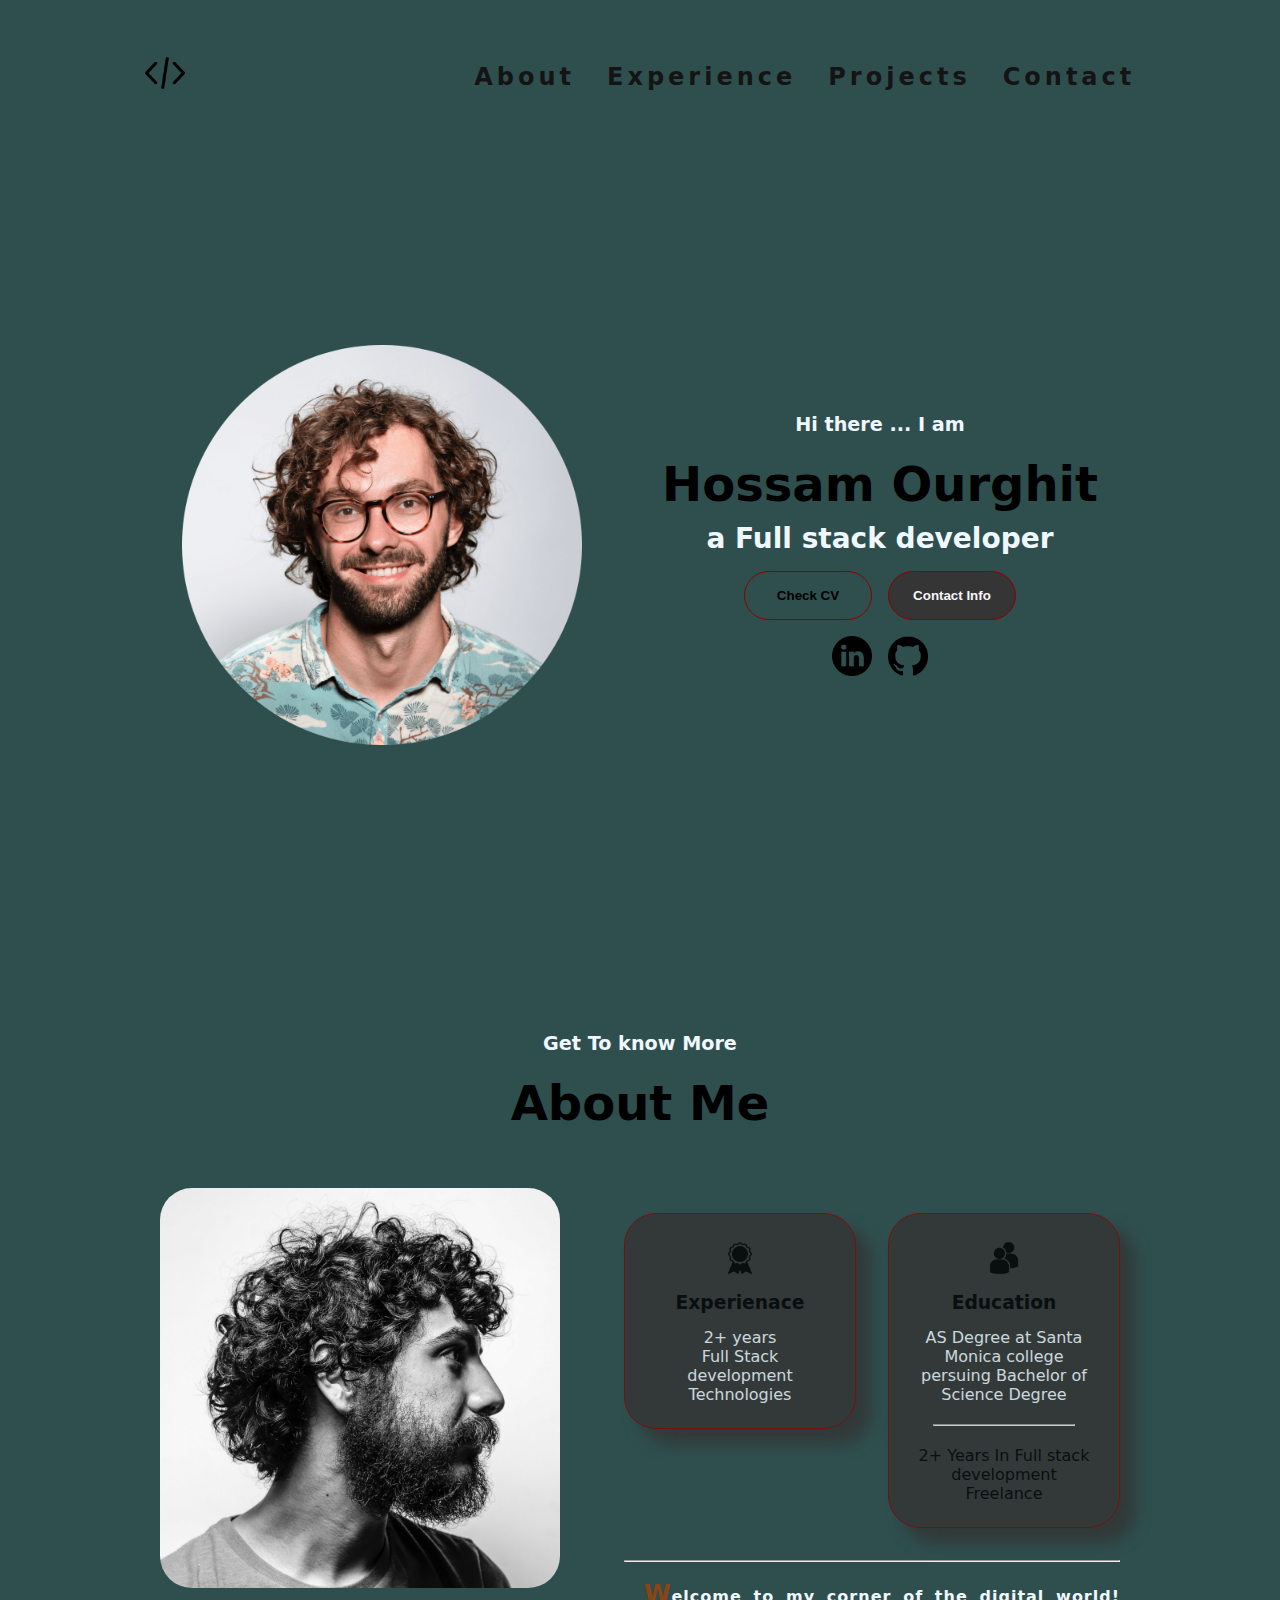
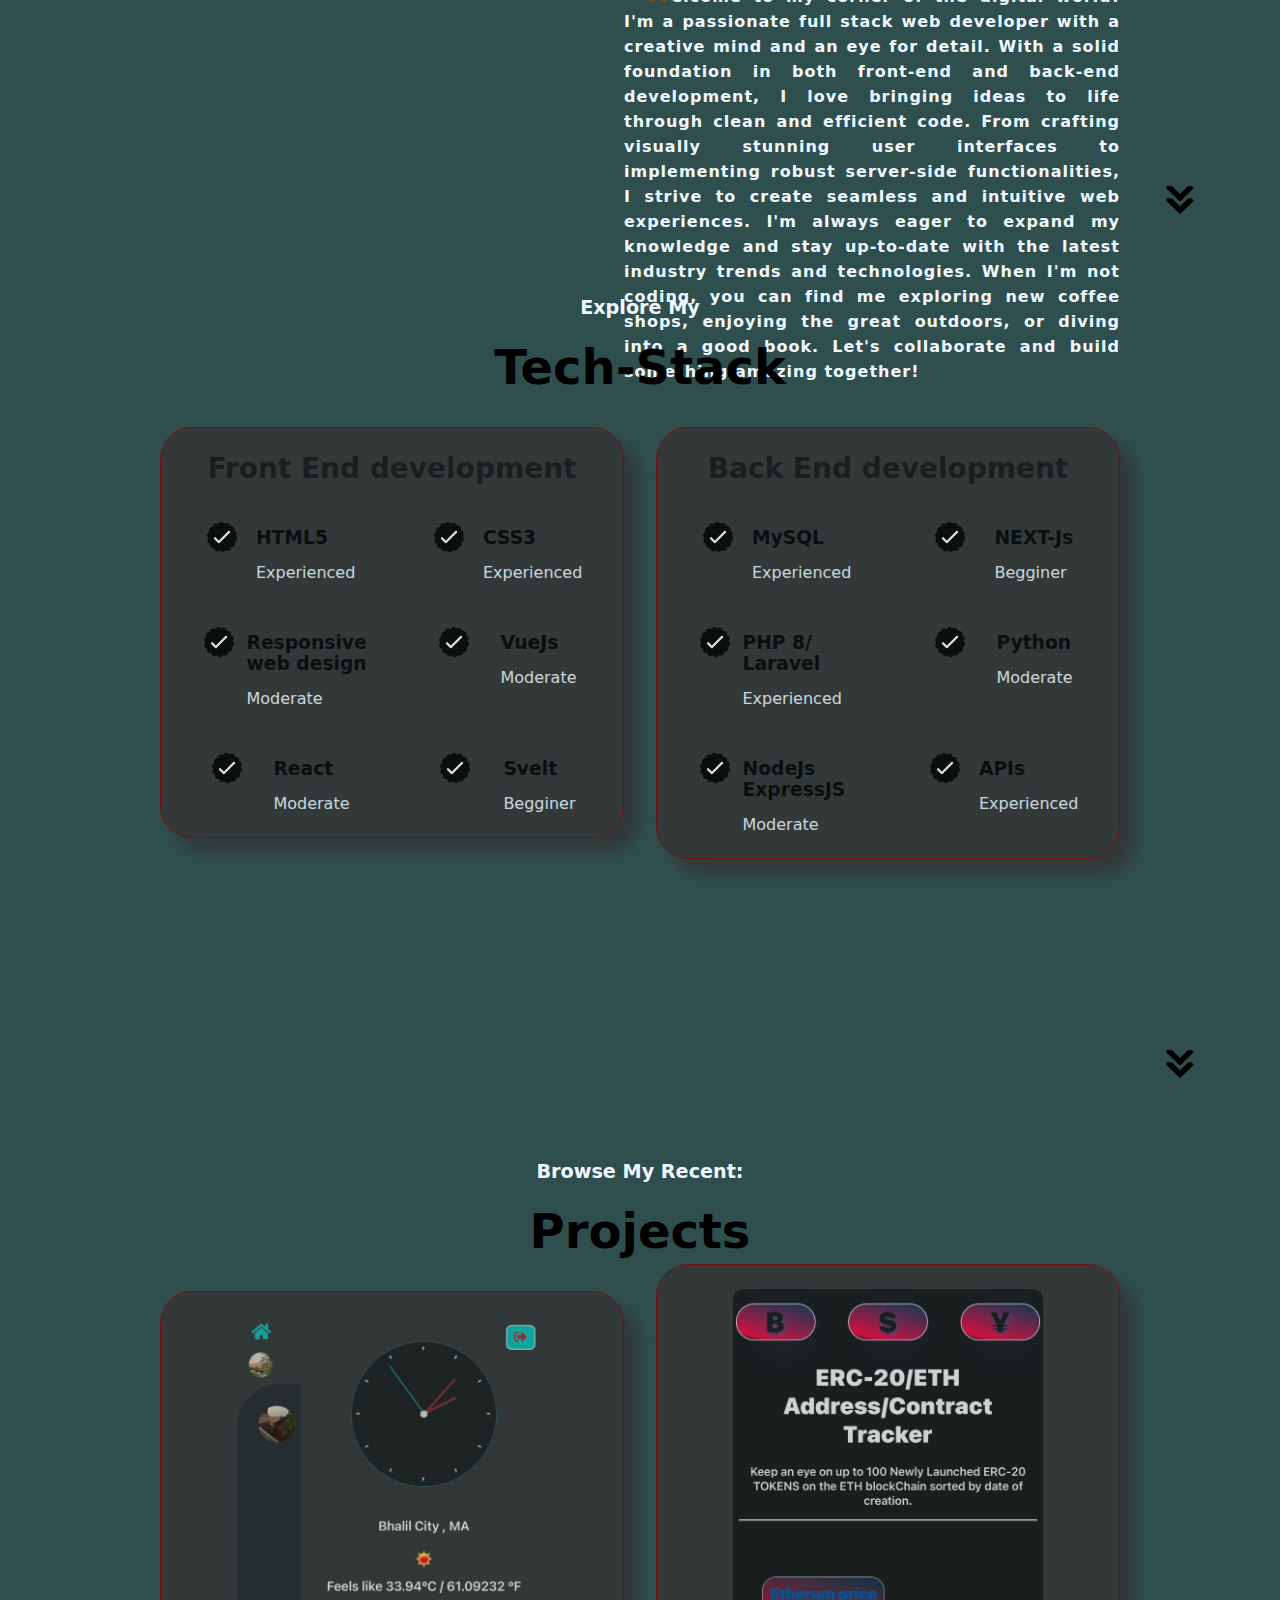
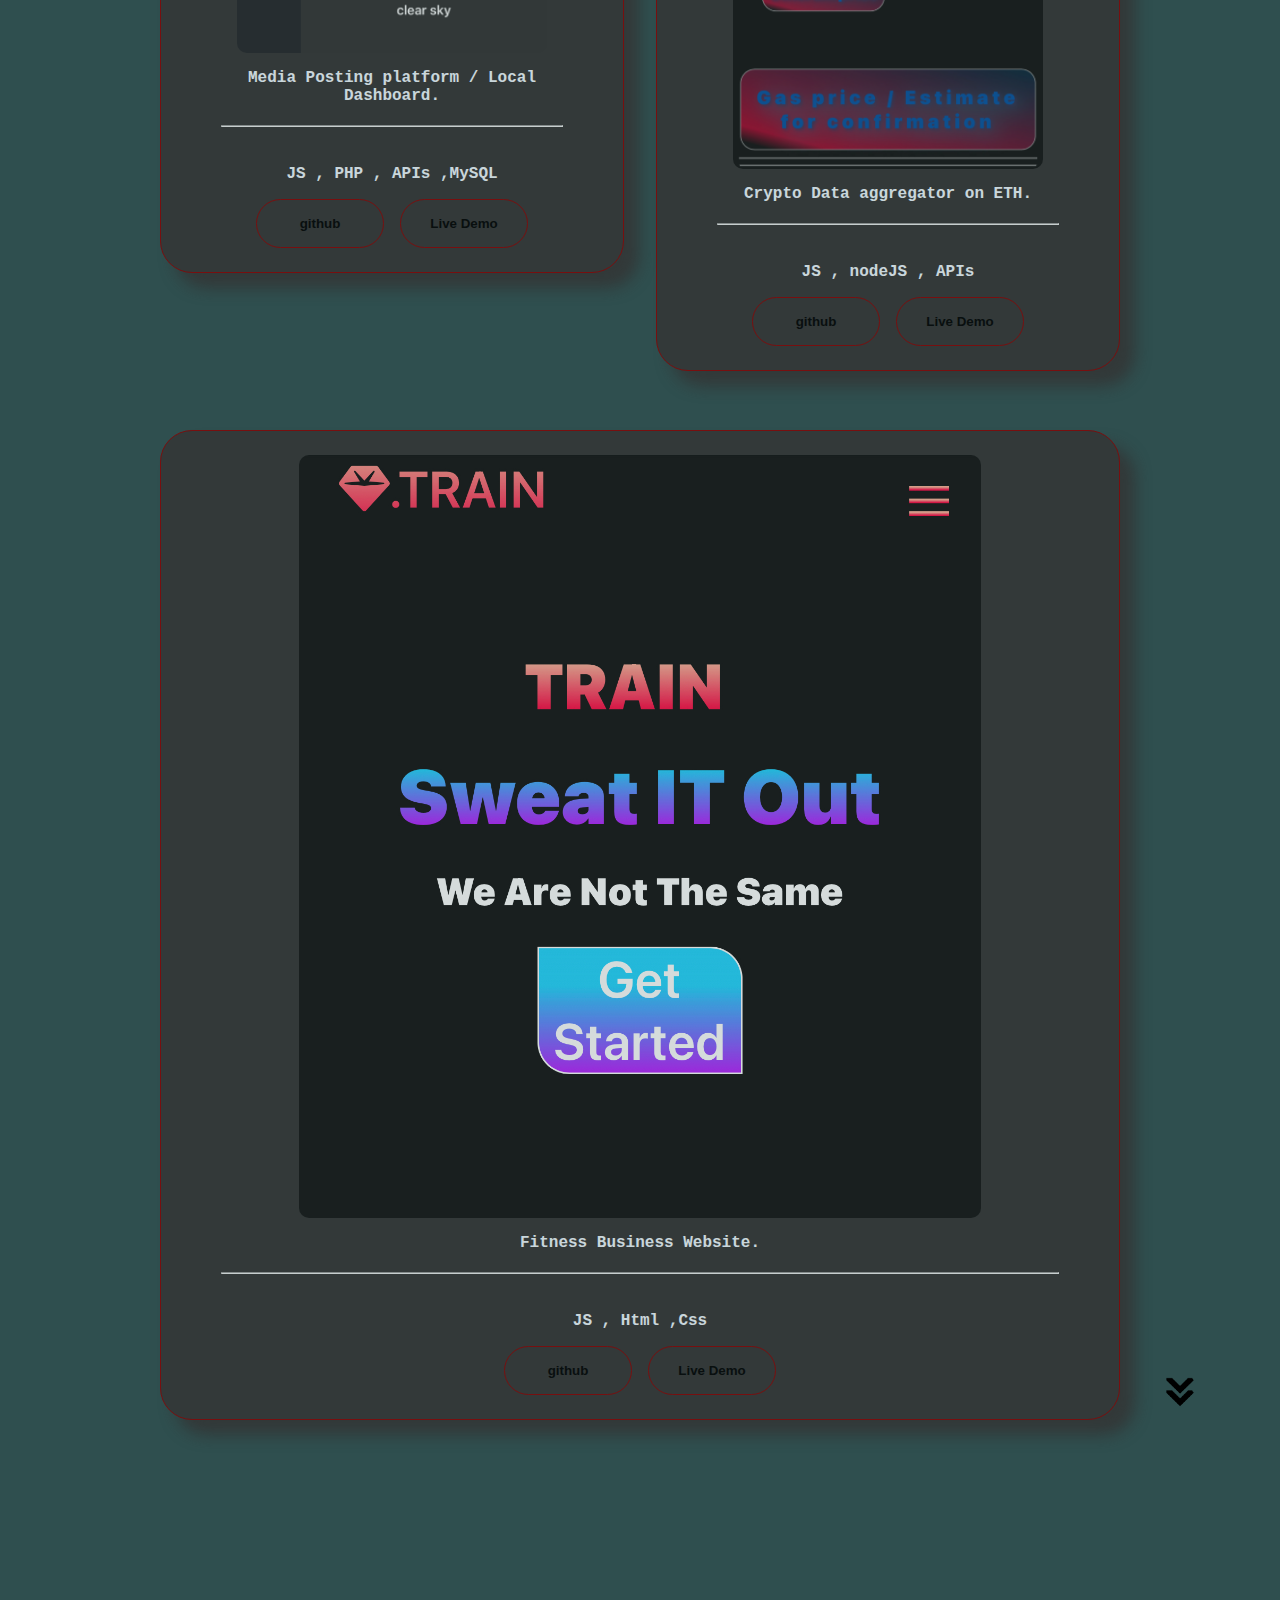
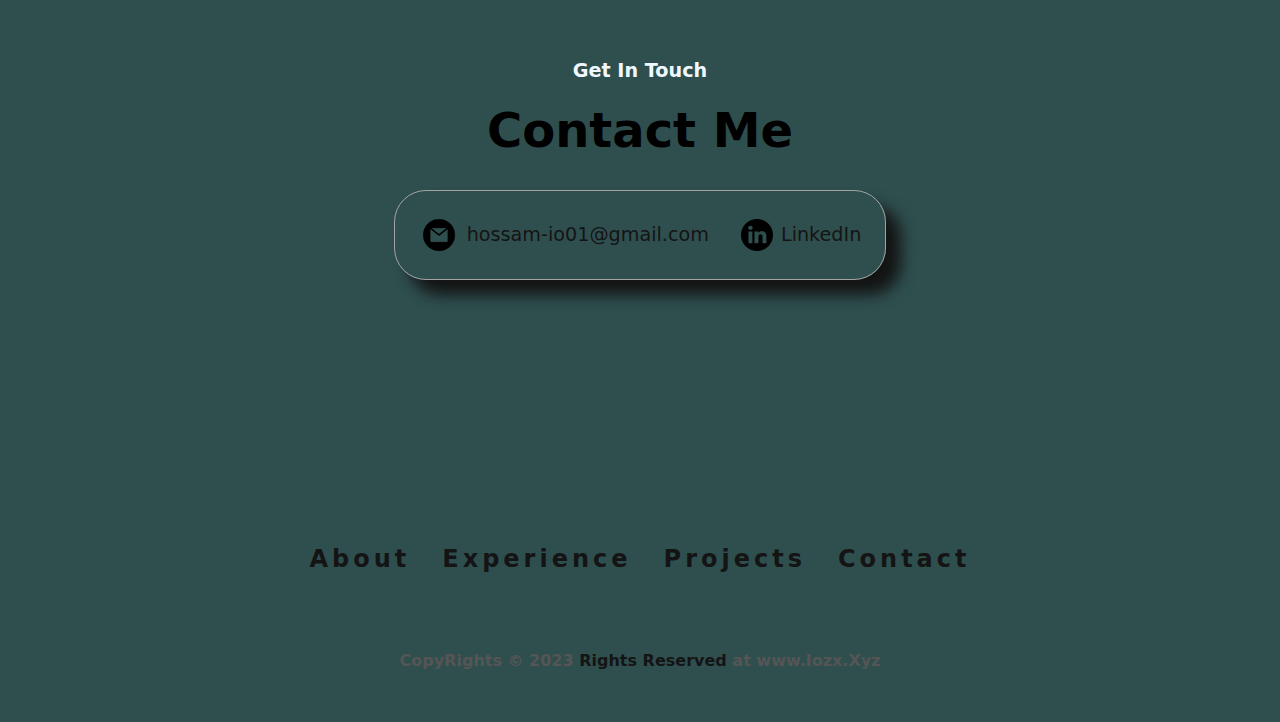
<file: index.html>
<!DOCTYPE html>
<html lang="en">
<head>
    <meta charset="UTF-8">
    <meta http-equiv="X-UA-Compatible" content="IE=edge">
    <meta name="viewport" content="width=device-width, initial-scale=1.0">
    <script src="index.js" defer></script>
    <link rel="stylesheet" href="index.css">
    <link rel="stylesheet" href="mediaQ.css">
    <title>Portoflio.IO</title>
</head>
<body>

<nav id="desktop-nav">
    <div class="logo" >
        <img src="./assets/coding.png" alt="linkedin " class="icon" onclick="location.href='http://linkedin.com'">
    </div>
    <div>
        <ul class="nav-links">
            <li><a href="#about">About</a></li>
            <li><a href="#experience">Experience</a></li>
            <li><a href="#projects">Projects</a></li>
            <li><a href="#contact">Contact</a></li>
        </ul>
    </div>
</nav>

<nav id="phone-nav" >
    <div class="logo" >
        <img src="./assets/coding.png" alt="linkedin " class="icon" onclick="location.href='http://linkedin.com'">
    </div>

    <div class="phone-menu">
        <div class="phone-icon" onclick="toggle()" >
        <span></span>
        <span></span>
        <span></span>
        </div>
        <div class="menu-links" >
            <li><a href="#about">About</a></li>
            <li><a href="#experience">Experience</a></li>
            <li><a href="#projects">Projects</a></li>
            <li><a href="#contact">Contact</a></li>
        </div>
    </div>


</nav>

<section id="profile" >
    <div class="section-pic-container">
        <img src="./assets/profile-pic.png"  alt="">
    </div>
    <div class="section-text">
        <p class="section-text-p1">Hi there ... I am </p>
        <h1 class="title">Hossam Ourghit</h1>
        <p class="section-text-p2"> a Full stack developer</p>
        <div class="btn-container">
            <button class="btn btn-color-2" onclick="window.open('./assets/resume-example.pdf')">Check CV</button>
            <button class="btn btn-color-1" onclick="location.href='./#contact'">Contact Info</button>

        </div>
        <div id="socials-container">
            <img src="./assets/linkedin.png" alt="linkedin " class="icon" onclick="location.href='https://www.linkedin.com/in/houssam-ourghit-a27599125/'">
            <img src="./assets/github.png" alt="github " class="icon" onclick="location.href='https://github.com/Lil-Late-06xX'">
           
        </div>
    </div>
</section>



<section id="about">
    <p class="section-text-p1">Get To know More</p>
    <h1 class="title">About Me</h1>

    <div class="section-container">
        <div class="section-pic-container">
            <img src="./assets/about-pic.png" alt="prfl pic" class="about-pic">
        </div>
        <div class="about-details-container">
            <div class="about-container">
                <div class="details-container">
                    <img src="./assets/experience.png" alt="experiance icon" class="icon">
                    <h3  > Experienace </h3>
                    <p>2+ years <br> Full Stack development Technologies</p>
                </div>
                <div class="details-container">
                    <img src="./assets/education.png" alt="education icon" class="icon">
                    <h3> Education </h3>
                    <p>AS Degree at Santa Monica college persuing Bachelor of Science Degree <br><hr style="margin: 20px;"> 2+ Years In Full stack development Freelance </p>
                </div>
            </div>
            <hr style="margin-bottom: 20px;" >
            <div class="text-container">
                <p class="abtme" >Welcome to my corner of the digital world! I'm a passionate full stack web developer with a creative mind and an eye for detail.
                     With a solid foundation in both front-end and back-end development, I love bringing ideas to life through clean and efficient code.
                      From crafting visually stunning user interfaces to implementing robust server-side functionalities, I strive to create seamless and intuitive web experiences.
                       I'm always eager to expand my knowledge and stay up-to-date with the latest industry trends and technologies. When I'm not coding, you can find me exploring new coffee shops,
                        enjoying the great outdoors, or diving into a good book. Let's collaborate and build something amazing together!</p>
            </div>
        </div>
    </div>

<img src="assets/arrow.png" alt="arrow" class="icon arrow" onclick="location.href
='#experience'">
</section>



<section id="experience">
    <p class="section-text-p1">Explore My</p>
        <h1 class="title">
            Tech-Stack
        </h1>
        <div class="experience-det-container">
            <div class="about-container">
                <div class="details-container">
                    <h2 class="experience-title">Front End development</h2>
                    <div class="article-container">
                        <article>
                            <img src="./assets/checkmark.png" alt="checkmark" class="icon">
                            <div>
                                <h3>HTML5</h3>
                                <p>Experienced</p>
                            </div>
                        </article>
                        <article>
                            <img src="./assets/checkmark.png" alt="checkmark" class="icon">
                            <div>
                                <h3>CSS3</h3>
                                <p>Experienced</p>
                            </div>
                        </article>
                        <article>
                            <img src="./assets/checkmark.png" alt="checkmark" class="icon">
                            <div>
                                <h3>Responsive web design</h3>
                                <p>Moderate</p>
                            </div>
                        </article>
                        <article>
                            <img src="./assets/checkmark.png" alt="checkmark" class="icon">
                            <div>
                                <h3>VueJs</h3>
                                <p>Moderate </p>
                            </div>
                        </article>
                        <article>
                            <img src="./assets/checkmark.png" alt="checkmark" class="icon">
                            <div>
                                <h3>React</h3>
                                <p>Moderate</p>
                            </div>
                        </article>
                        <article>
                            <img src="./assets/checkmark.png" alt="checkmark" class="icon">
                            <div>
                                <h3>Svelt</h3>
                                <p>Begginer</p>
                            </div>
                        </article>
                        
                    </div>
                </div>
                <div class="details-container">
                    <h2 class="experience-title">Back End development</h2>
                    <div class="article-container">
                        <article>
                            <img src="./assets/checkmark.png" alt="checkmark" class="icon">
                            <div>
                                <h3>MySQL</h3>
                                <p>Experienced</p>
                            </div>
                        </article>
                        <article>
                            <img src="./assets/checkmark.png" alt="checkmark" class="icon">
                            <div>
                                <h3>NEXT-Js</h3>
                                <p>Begginer</p>
                            </div>
                        </article>
                        <article>
                            <img src="./assets/checkmark.png" alt="checkmark" class="icon">
                            <div>
                                <h3>PHP 8/ Laravel</h3>
                                <p>Experienced</p>
                            </div>
                        </article>
                        <article>
                            <img src="./assets/checkmark.png" alt="checkmark" class="icon">
                            <div>
                                <h3>Python</h3>
                                <p>Moderate</p>
                            </div>
                        </article>
                        <article>
                            <img src="./assets/checkmark.png" alt="checkmark" class="icon">
                            <div>
                                <h3>NodeJs   ExpressJS</h3>
                                <p>Moderate</p>
                            </div>
                        </article>
                        <article>
                            <img src="./assets/checkmark.png" alt="checkmark" class="icon">
                            <div>
                                <h3>APIs</h3>
                                <p>Experienced</p>
                            </div>
                        </article>
                        
                    </div>
                </div>
            </div>
        </div>

        <img src="./assets/arrow.png" alt="arrow" class="icon arrow" onclick="location.href='#projects'">

</section>


<section id="projects">
    <p class="section-text-p1">Browse My Recent:</p>
    <h1 class="title">Projects</h1>
    <div class="experience-det-container">

        <div class="about-container">

            <div class="details-container color-container">
                <div class="article-container">
                    <img src="./assets/project-1.jpg" alt="prjct1" class="project-img">
                </div>
                <h2 class="experiance-sub-title project-title">Media Posting platform / Local Dashboard. <hr style="margin: 20px;" >  <br> JS , PHP , APIs ,MySQL</h2>
                <div class="btn-container">
                    <button class="btn btn-color-2" onclick="window.open('https://github.com/Lil-Late-06xX?tab=repositories', '_blank')">github</button>
                    <button class="btn btn-color-2" onclick="window.open('https://iozx.xyz', '_blank')">Live Demo</button>
                </div>
            </div>

            <div class="details-container color-container" id="up">
                <div class="article-container">
                    <img src="./assets/project-2.jpg" alt="prjct1" class="project-img">
                </div>
                <h2 class="experiance-sub-title project-title">Crypto Data aggregator on ETH. <hr style="margin: 20px;" > <br> JS , nodeJS , APIs </h2>
                <div class="btn-container">
                    <button class="btn btn-color-2" onclick="window.open('https://github.com/Lil-Late-06xX/cryptoAggregator', '_blank')">github</button>
                    <button class="btn btn-color-2" onclick="window.open('https://lil-late-06xx.github.io/cryptoAggregator/', '_blank')">Live Demo</button>
                </div>
            </div>

            <div class="details-container color-container" id="up2">
                <div class="article-container">
                    <img src="./assets/project-3.jpg" alt="prjct1" class="project-img">
                </div>
                <h2 class="experiance-sub-title project-title">Fitness Business Website. <hr style="margin: 20px;" > <br> JS , Html ,Css </h2>
                <div class="btn-container">
                    <button class="btn btn-color-2" onclick="window.open('https://github.com/Lil-Late-06xX/fitnessSite-update', '_blank')">github</button>
                    <button class="btn btn-color-2" onclick="window.open('https://lil-late-06xx.github.io/fitnessSite-update/', '_blank')">Live Demo</button>
                </div>
            </div>

        </div>

    </div>
    <img src="./assets/arrow.png" alt="arrow" class="icon arrow" onclick="location.href='#contact'">
</section>



<section id="contact">
    <p class="section-text-p1">Get In Touch</p>
    <h1 class="title">Contact Me</h1>
    <div class="contact-info-upper-container">
        <div class="contact-info-container">
            <img src="./assets/email.png" alt="email" class="icon contact-icon email-icon">
            <p><a href="mailto:hossam124@hotmail.com">hossam-io01@gmail.com</a></p>
        </div>
        <div class="contact-info-container">
            <img src="./assets/linkedin.png" alt="email" class="icon contact-icon">
            <p><a href="https://www.linkedin.com/in/houssam-ourghit-a27599125/">LinkedIn</a></p>
        </div>
    </div>
</section>

<footer>
    <nav>
        <div class="nav-links-container">
            <ul class="nav-links">
                <li><a href="#about">About</a></li>
                <li><a href="#experience">Experience</a></li>
                <li><a href="#projects">Projects</a></li>
                <li><a href="#contact">Contact</a></li>
            </ul>
        </div>
    </nav>
    <p class="Rights" >CopyRights &#169; 2023 <a href="https://iozx.xyz"> Rights Reserved </a> at www.Iozx.Xyz</p>
</footer>

    
</body>
</html>
</file>
<file: index.css>
*{
    margin: 0;
    padding: 0;
    
}

body{
    background-color: darkslategrey;
    font-family: system-ui, -apple-system, BlinkMacSystemFont, 'Segoe UI', Roboto, Oxygen, Ubuntu, Cantarell, 'Open Sans', 'Helvetica Neue', sans-serif;

}

#up{
    position: relative;
    bottom: 3vh;
}


:root{
    --black:#141414;
}

body{
    font-family: system-ui, -apple-system, BlinkMacSystemFont, 'Segoe UI', Roboto, Oxygen, Ubuntu, Cantarell, 'Open Sans', 'Helvetica Neue', sans-serif;
}

html{
    scroll-behavior: smooth;
}

p{
    color: aliceblue;
}

a,
.btn{
    transition: all300ms ease;
}

nav,.nav-links{
    display: flex;
}



nav{
    justify-content: space-around;
    align-items: center;
    height: 17vh;
    
}
.nav-links{
    gap: 2rem;
    list-style:none;
    letter-spacing: 4px;
    font-size: 1.5rem;
    font-weight: 700;
}
a{
    text-decoration: none;
    text-decoration-color: #fff;
    color: var(--black);
}
a:hover{
    color: grey;
    text-decoration: underline;
    text-underline-offset: 1rem;
    text-decoration-color: rgb(96, 96, 96);

}

.logo{
    font-size: 2rem;
    cursor: default;
    
}

#phone-nav{
    display: none;
}

.phone-menu{
    position: relative;
    display: inline-block;

}

.phone-icon{
    display: flex;
    flex-direction: column;
    justify-content: space-between;
    height: 24px;
    width: 30px;
    cursor: pointer;
}

.phone-icon span{
    width: 100%;
    height: 3px;
    background-color: var(--black);
    transition: all 0.3 ease-in-out;
}

.menu-links{
    position: absolute;
    top: 100%;
    right: 0%;
    background-color: #fff;
    width: fit-content;
    max-height: 0 ;
    overflow: hidden;
    transition: all 0.3 ease-in-out;
}
.menu-links a {
    display: block;
    padding: 10px;
    text-align: center;
    font-size: 1.5rem;
    color: var(--black);
    text-decoration: none;
    transition: all 0.3 ease-in-out;
}

.menu-links li{
    list-style: none;

}

.menu-links.open{

    max-height: 300px;


}

.phone-icon.open span:first-child{
    transform: rotate(45deg) translate(10px, 5px);
}
.phone-icon.open span:nth-child(2){
   opacity: 0;
}
.phone-icon.open span:last-child{
    transform: rotate(-45deg) translate(10px, -5px);
}

.phone-icon span:first-child{
    transform: none;
}
.phone-icon span:first-child{
    opacity: 1;
}
.phone-icon span:first-child{
    transform: none;
}



/* Sections */


section{
    padding-top: 4vh;
    height: 96vh;
    margin: 0 10rem;
    box-sizing: border-box;
    min-height: fit-content;
}

.section-container{
    display: flex;
 

}

#profile{
    display: flex;
    justify-content: center;
    gap: 5rem;
    height: 80vh;
}

.section-pic-container{
    display: flex;
    height: 400px;
    width: 400px;
    margin: auto 0 ;
}
.section-text{
    align-self: center;
    text-align: center;

}

.section-text p {
    font-weight: 600;
    color: aliceblue;
}

.section-text-p1{
    font-size: 1.2rem;
    text-align: center;
    padding-bottom: 20px;
    font-weight: 600;
    color: aliceblue;
}
.section-text-p2{
    font-size: 1.75rem;
    margin-bottom: 1rem;
    padding-top: 10px;
    color: gray;
    font-weight: 600;

}

.title{
    font-size: 3rem;
    text-align: center;
}

#socials-container{
    display: flex;
    justify-content: center;
    margin-top: 1rem;
    gap: 1rem;
}

.abtme{
    text-indent: 20px;
    text-align: justify;
    font-weight: 600;
    letter-spacing: 1px;
    line-height: 25px;
    color: aliceblue;
}
.abtme::first-letter{
    font-size: 1.5rem;
    font-weight: 800;
    color: saddlebrown;
}

/* icons */

.icon{
    cursor: pointer;
    height: 2.5rem;
}


/* buttnss */

.btn-container{
    display: flex;
    justify-content: center;
    gap: 1rem;
}

.btn{
    font-weight: 600;
    transition: all 300ms ease; 
    padding: 1rem;
    width: 8rem;  
    border-radius: 2rem;
}

.btn-color-1 ,
.btn-color-2{
    border:darkred 0.1rem  solid ;
    
}
.btn-color-1:hover ,
.btn-color-2:hover{
    
    cursor:pointer ;
    
}
.btn-color-1 ,
.btn-color-2:hover{
    
    background: rgb(53, 53, 53);
    color: whitesmoke;
    
}
.btn-color-1:hover{
    
    background: rgb(0, 0, 0);
    
}

.btn-color-2{
    background: none;
}


.btn-color-2:hover{
    
    border:darkmagenta 0.1rem  solid 
    
}


.btn-container{
    gap: 1rem;
}

#about{
    position: relative;

}

.about-container{
    gap: 2rem;
    margin-bottom: 2rem;
    margin-top: 2rem;

}

.about-details-container{
    justify-content: center;
    flex-direction: column;
}

.about-container , .detailes-container{
    display: flex;
    
    
}
.about-pic{
    border-radius: 2rem;

}

.arrow{
    position: absolute;
    right: -5rem;
    bottom: 2.5rem;
}

.details-container{
    padding: 1.5rem;
    flex: 1;
    border-radius: 2rem;
    border: darkred 0.5px solid;
    text-align: center;
    font-weight: 500;
    box-shadow: 15px 15px 15px #343434;
    height: fit-content;
    background-color: #343434;
    opacity: 0.8;
}


.experiance-sub-title {
    opacity: 1;
}
h3{
    margin-top: 10px;
    margin-bottom: 15px;
}

.section-container{
    gap: 4rem;
    height: 50%;
    padding-top: 50px;

}
.section-pic-container{
    height: 400px;
    width: 400px;
    margin: auto 0 ;
}

#experience{
    position: relative;
    

}
.experience-title{
    color:#141414 ;
    font-weight: 600;
    font-size: 1.75rem;
    margin-bottom: 2rem;
    
}

.experience-det-container{
    display: flex;
    justify-content: center;
    flex-direction: column;
}

.article-container{
    display: flex;
    text-align: initial;
    flex-wrap: wrap ;
    flex-direction: row;
    gap: 2.5rem;
    justify-content: space-around;
    
}

article{
    display: flex;
    width: 10rem;
    justify-content: space-around;
    gap: 0.5rem;

}

article .icon{
    cursor: default;
}



#projects{
    position: relative;
}


.project-img{
    border-radius: 10px;
    width: 75%;
    height: 75%;
}
.project-title{
    margin: 1rem;
    color: aliceblue;
    font-size: medium;
    font-family: monospace;
    font-size: 1rem;

}

.project-btn{
    color: #24252a;
    border-color: rgb(163, 163, 163);
}


#contact{
    display: flex;
    justify-content: center;
    flex-direction: column;
    height: 70vh;

}
.contact-info-upper-container{
    display: flex;
    justify-content: center;
    border-radius: 2rem;
    border: rgb(53, 53, 53) 0.1rem solid;
    border-color: rgb(163, 163, 163);
    margin: 2rem auto;
    padding: 0.5rem;
    box-shadow: 15px 15px 15px #141414;
}

.contact-info-container{
    display: flex;
    align-items: center;
    justify-content: center;
    gap: 0.5rem;
    margin: 1rem;

}

.contact-info-container p{
    font-size: larger;
}

.contact-icon{
    cursor:default ;
    height: 2rem;
}

.email-icon{
    height: 2.5rem;

}

footer{
    height: 26vh;
    margin: 0 1rem;

}
footer p{
    text-align: center;
    font-size: 1rem;
    font-weight: 600;
    color: rgb(85, 85, 85);
    margin-top: 1rem;
}
</file>
<file: mediaQ.css>
@media screen and (max-width:1400px){

   #profile{
    height: 83vh;
    margin-bottom: 6rem;
   }
   .about-container{
    flex-wrap: wrap;
   }
}








@media screen and (max-width:1000px){

    #desktop-nav{
        display: none;
    }
    #phone-nav{
        display: flex;
    }

    #up {
        position: relative;
        top:2vh;
    }

    #up2 {
        position: relative;
        top: 3vh;
    }
    #experience, .experience-det-container{
        margin-top: 2rem;
    }
    #profile, .section-container{
        display: block;
    }
    .arrow{
        display: none;
    }
    section, .section-container{
        height: fit-content;

    }

    section{
        margin:0 5%;
    }
    .section-pic-container{
        width: 275px;
        height: 275px;
        margin: 0 auto 2rem;
    }
    .about-container{
        margin-top: 0;
    }
}


@media screen and (max-width:600px){

 #contact , footer{
    height: 30vh;

}

#profile{
    height: 83vh;
    margin-bottom: 0;
}

article{
    font-size: 1rem;
}

footer nav {
    height: fit-content;
    margin-bottom: 2rem;
}

.about-container , .contact-info-upper-container , .btn-container{
    flex-wrap: wrap;
}

.contact-info-container{
    margin: 0;
}

.contact-info-container p , .nav-links li a {
    font-size: 1rem;
}

.experience-title{
    font-size: 1.25rem;

}
.logo{
    font-size: 1.5rem;
}
.nav-links{
    flex-direction: column;
    gap: 1rem;
    text-align: center;
}

.section-pic-container{
    width: auto;
    height: 46vw;
    justify-content: center;
}

.section-text-p2{
    font-size: 1.25rem;
}
.title{
    font-size: 2rem;
}

.text-container{
    text-align: justify;
}




}
</file>
